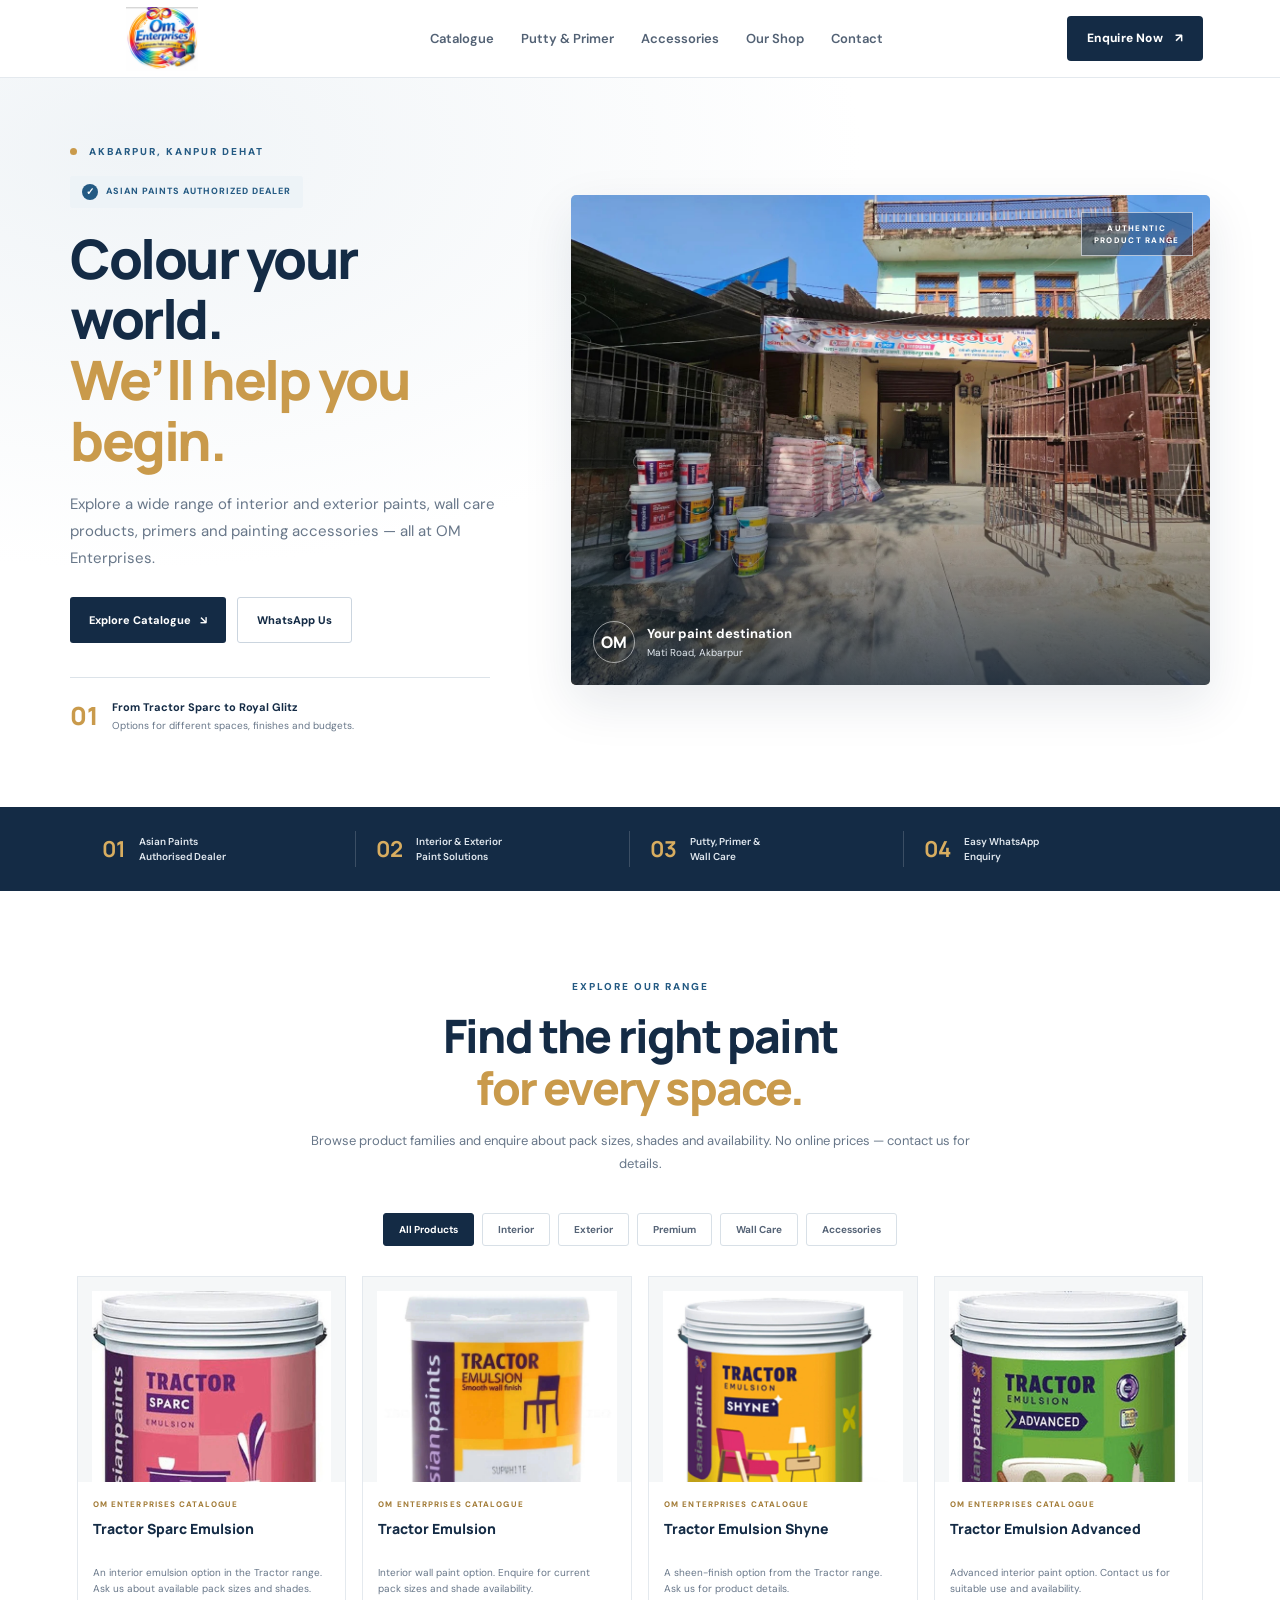
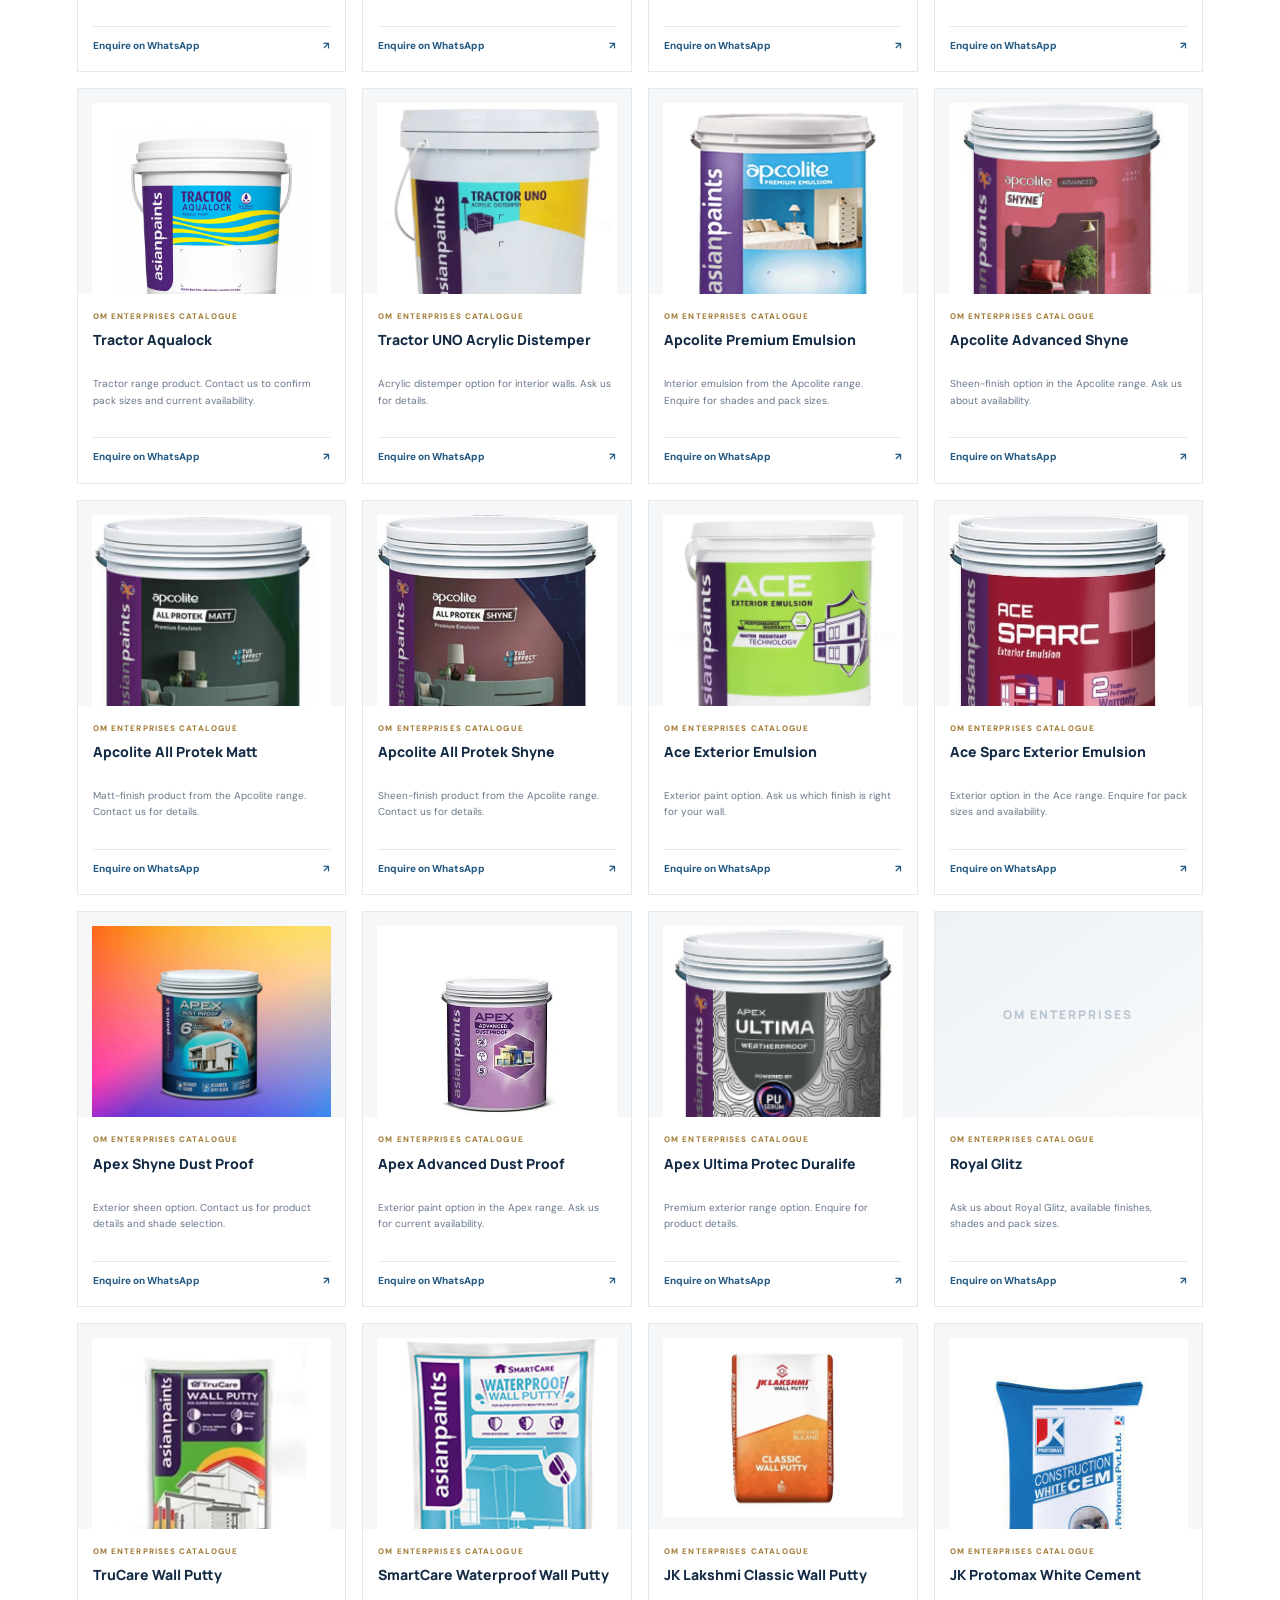
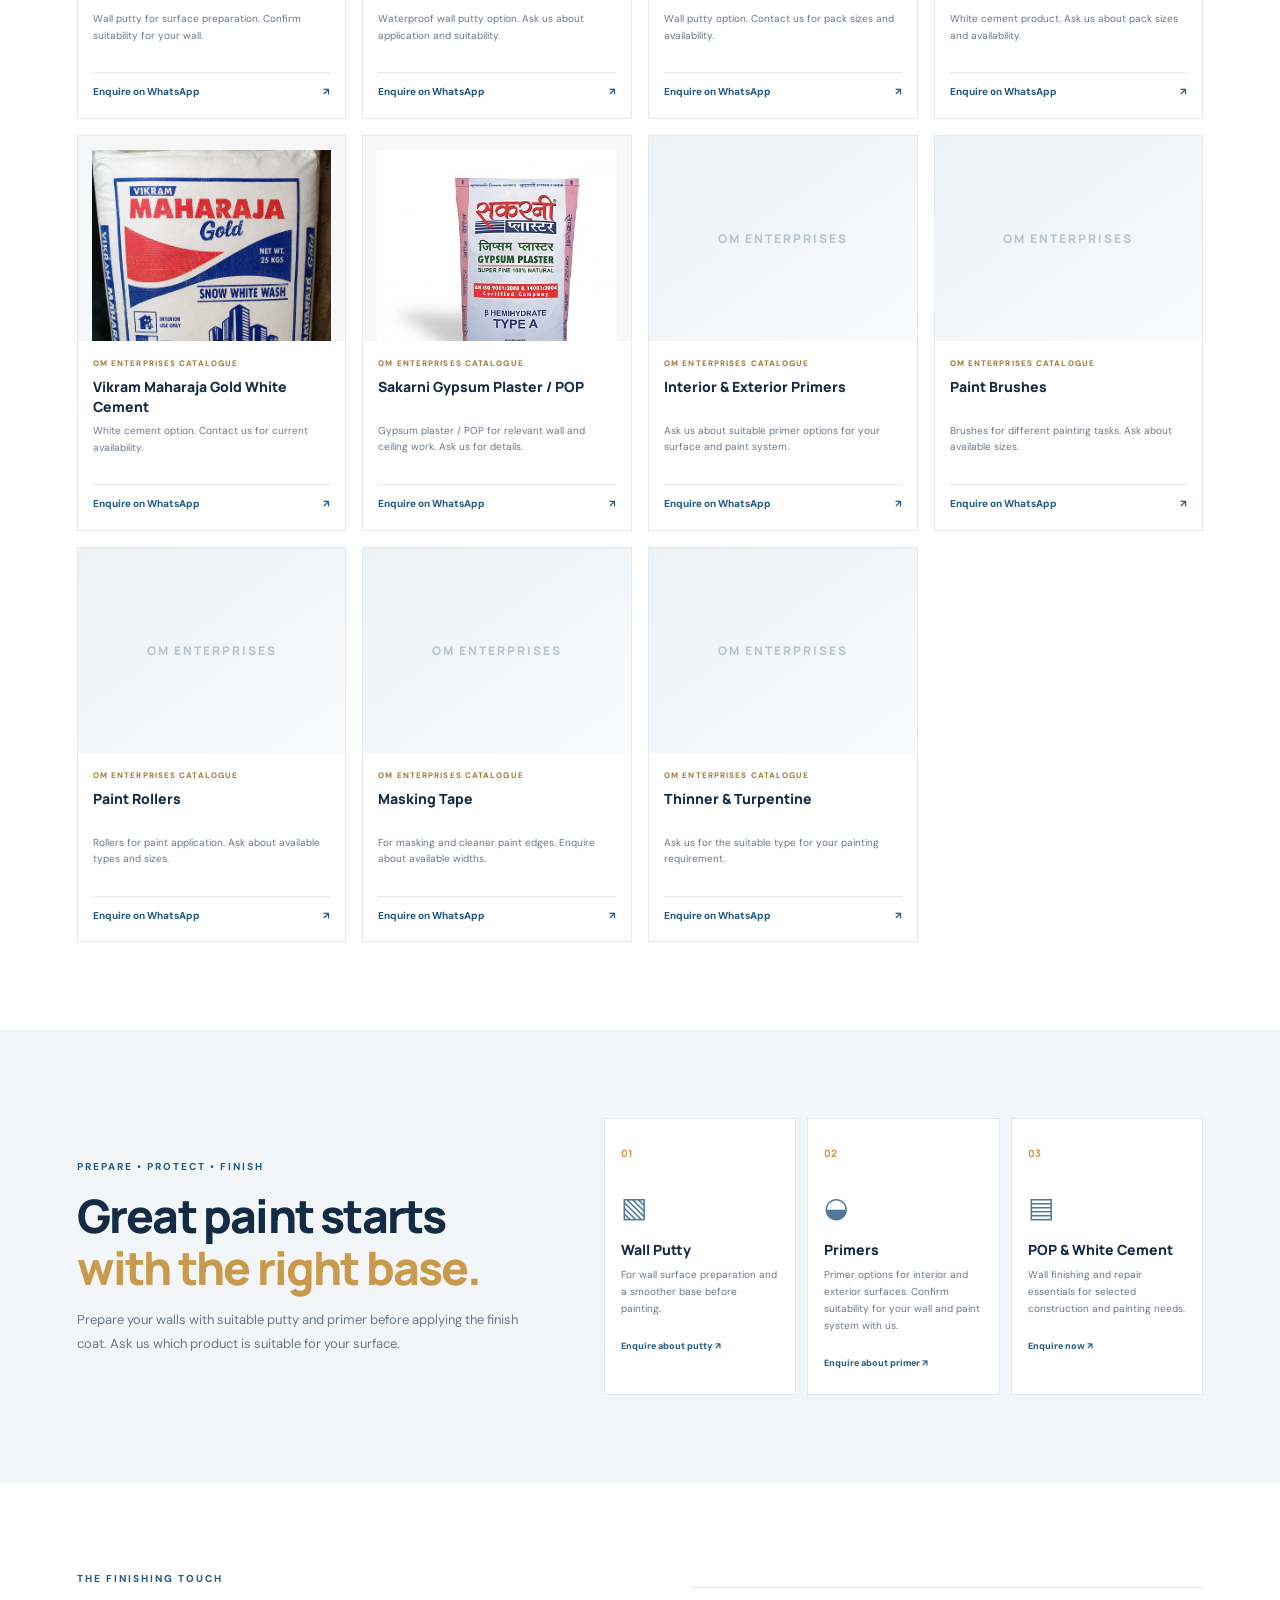
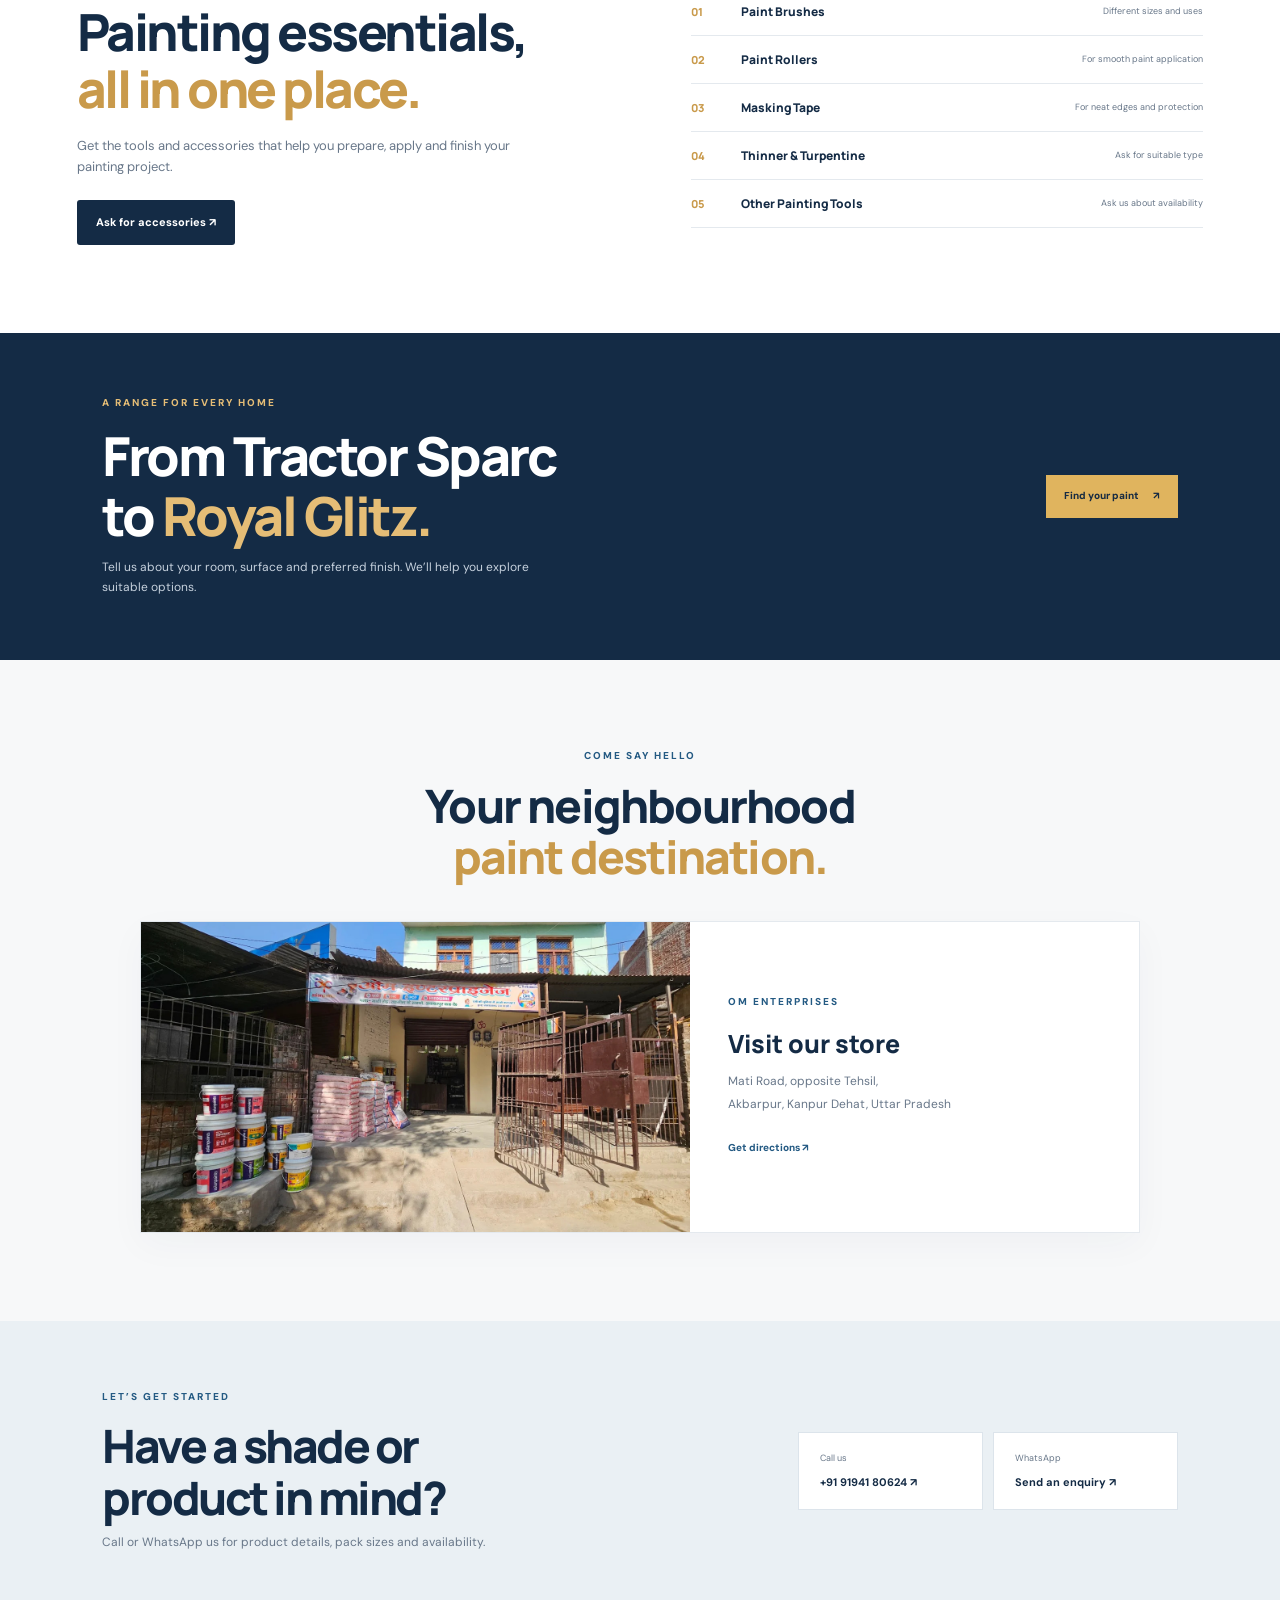
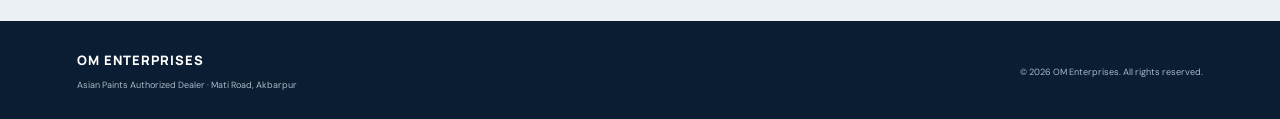
<file: index.html>
<!doctype html>
<html lang="en">
<head>
<meta charset="utf-8">
<meta name="viewport" content="width=device-width,initial-scale=1">
<title>OM Enterprises | Asian Paints Authorized Dealer in Akbarpur</title>
<meta name="description" content="OM Enterprises, Asian Paints Authorized Dealer at Mati Road, opposite Tehsil, Akbarpur, Kanpur Dehat. Explore interior and exterior paints, putty, primer, POP, white cement and painting accessories.">
<meta name="theme-color" content="#102b50">
<link rel="icon" href="assets/logo.png">
<link rel="stylesheet" href="style.css">
<script type="application/ld+json">{"@context":"https://schema.org","@type":"HardwareStore","name":"OM Enterprises","telephone":"+919194180624","description":"Asian Paints Authorized Dealer for paints, putty, primer and painting accessories.","address":{"@type":"PostalAddress","streetAddress":"Mati Road, opposite Tehsil","addressLocality":"Akbarpur","addressRegion":"Uttar Pradesh","addressCountry":"IN"}}</script>
</head>
<body>
<header class="navbar">
  <a class="brand" href="#home" aria-label="OM Enterprises home"><img src="assets/logo.png" alt="OM Enterprises logo"></a>
  <nav aria-label="Main navigation"><a href="#catalogue">Catalogue</a><a href="#wall-care">Putty & Primer</a><a href="#accessories">Accessories</a><a href="#shop">Our Shop</a><a href="#contact">Contact</a></nav>
  <a class="nav-btn" href="https://wa.me/919194180624?text=Hello%20OM%20Enterprises%2C%20I%20have%20a%20product%20enquiry.">Enquire Now <span>↗</span></a>
</header>
<main>
<section id="home" class="hero">
  <div class="hero-copy">
    <p class="eyebrow"><span class="live-dot"></span> AKBARPUR, KANPUR DEHAT</p>
    <div class="dealer-pill"><span>✓</span> ASIAN PAINTS AUTHORIZED DEALER</div>
    <h1>Colour your world.<br><em>We’ll help you begin.</em></h1>
    <p class="hero-text">Explore a wide range of interior and exterior paints, wall care products, primers and painting accessories — all at OM Enterprises.</p>
    <div class="actions"><a class="btn primary" href="#catalogue">Explore Catalogue <span>↘</span></a><a class="btn secondary" href="https://wa.me/919194180624?text=Hello%20OM%20Enterprises%2C%20please%20help%20me%20choose%20paint.">WhatsApp Us</a></div>
    <div class="hero-note"><span>01</span><p><b>From Tractor Sparc to Royal Glitz</b><br>Options for different spaces, finishes and budgets.</p></div>
  </div>
  <div class="hero-visual"><img src="assets/shop.jpg" alt="OM Enterprises paint and hardware shop in Akbarpur"><div class="visual-label"><span>OM</span><div><b>Your paint destination</b><small>Mati Road, Akbarpur</small></div></div><div class="visual-stamp">AUTHENTIC<br>PRODUCT RANGE</div></div>
</section>
<section class="trust-strip" aria-label="Store highlights"><div><b>01</b><span>Asian Paints<br>Authorised Dealer</span></div><div><b>02</b><span>Interior & Exterior<br>Paint Solutions</span></div><div><b>03</b><span>Putty, Primer &<br>Wall Care</span></div><div><b>04</b><span>Easy WhatsApp<br>Enquiry</span></div></section>

<section id="catalogue" class="section catalogue-section">
  <div class="section-heading"><p class="eyebrow">EXPLORE OUR RANGE</p><h2>Find the right paint<br><em>for every space.</em></h2><p>Browse product families and enquire about pack sizes, shades and availability. No online prices — contact us for details.</p></div>
  <div class="filter-row" role="group" aria-label="Filter catalogue"><button class="filter active" data-filter="all">All Products</button><button class="filter" data-filter="interior">Interior</button><button class="filter" data-filter="exterior">Exterior</button><button class="filter" data-filter="premium">Premium</button><button class="filter" data-filter="wallcare">Wall Care</button><button class="filter" data-filter="accessories">Accessories</button></div>
  <div id="product-grid" class="product-grid" aria-live="polite"></div>
</section>

<section id="wall-care" class="section wallcare-section">
 <div class="section-heading left"><p class="eyebrow">PREPARE • PROTECT • FINISH</p><h2>Great paint starts<br><em>with the right base.</em></h2><p>Prepare your walls with suitable putty and primer before applying the finish coat. Ask us which product is suitable for your surface.</p></div>
 <div class="wallcare-grid">
  <article><span class="number">01</span><div class="wall-icon">▧</div><h3>Wall Putty</h3><p>For wall surface preparation and a smoother base before painting.</p><a href="https://wa.me/919194180624?text=Hello%2C%20I%20want%20to%20enquire%20about%20wall%20putty.">Enquire about putty ↗</a></article>
  <article><span class="number">02</span><div class="wall-icon">◒</div><h3>Primers</h3><p>Primer options for interior and exterior surfaces. Confirm suitability for your wall and paint system with us.</p><a href="https://wa.me/919194180624?text=Hello%2C%20I%20want%20to%20enquire%20about%20primer.">Enquire about primer ↗</a></article>
  <article><span class="number">03</span><div class="wall-icon">▤</div><h3>POP & White Cement</h3><p>Wall finishing and repair essentials for selected construction and painting needs.</p><a href="https://wa.me/919194180624?text=Hello%2C%20I%20want%20to%20enquire%20about%20POP%20and%20white%20cement.">Enquire now ↗</a></article>
 </div>
</section>

<section id="accessories" class="section accessories-section">
 <div class="accessories-copy"><p class="eyebrow">THE FINISHING TOUCH</p><h2>Painting essentials,<br><em>all in one place.</em></h2><p>Get the tools and accessories that help you prepare, apply and finish your painting project.</p><a class="btn primary" href="https://wa.me/919194180624?text=Hello%20OM%20Enterprises%2C%20I%20want%20to%20enquire%20about%20painting%20accessories.">Ask for accessories ↗</a></div>
 <div class="accessory-list"><div><span>01</span><b>Paint Brushes</b><small>Different sizes and uses</small></div><div><span>02</span><b>Paint Rollers</b><small>For smooth paint application</small></div><div><span>03</span><b>Masking Tape</b><small>For neat edges and protection</small></div><div><span>04</span><b>Thinner & Turpentine</b><small>Ask for suitable type</small></div><div><span>05</span><b>Other Painting Tools</b><small>Ask us about availability</small></div></div>
</section>

<section class="range-banner"><div><p class="eyebrow">A RANGE FOR EVERY HOME</p><h2>From Tractor Sparc<br>to <em>Royal Glitz.</em></h2><p>Tell us about your room, surface and preferred finish. We’ll help you explore suitable options.</p></div><a href="https://wa.me/919194180624?text=Hello%20OM%20Enterprises%2C%20help%20me%20choose%20between%20paint%20ranges.">Find your paint <span>↗</span></a></section>

<section id="shop" class="section shop-section"><div class="section-heading"><p class="eyebrow">COME SAY HELLO</p><h2>Your neighbourhood<br><em>paint destination.</em></h2></div><div class="shop-card"><img src="assets/shop.jpg" alt="Visit OM Enterprises on Mati Road, Akbarpur"><div><p class="eyebrow">OM ENTERPRISES</p><h3>Visit our store</h3><p>Mati Road, opposite Tehsil,<br>Akbarpur, Kanpur Dehat, Uttar Pradesh</p><a class="text-link" href="https://www.google.com/maps/search/?api=1&query=Om%20Enterprises%20Mati%20Road%20Akbarpur%20Kanpur%20Dehat">Get directions ↗</a></div></div></section>
<section id="contact" class="contact-section"><div><p class="eyebrow">LET’S GET STARTED</p><h2>Have a shade or<br>product in mind?</h2><p>Call or WhatsApp us for product details, pack sizes and availability.</p></div><div class="contact-actions"><a href="tel:+919194180624"><span>Call us</span><b>+91 91941 80624 ↗</b></a><a href="https://wa.me/919194180624"><span>WhatsApp</span><b>Send an enquiry ↗</b></a></div></section>
</main>
<footer><div><b>OM ENTERPRISES</b><p>Asian Paints Authorized Dealer · Mati Road, Akbarpur</p></div><p>© <span id="year"></span> OM Enterprises. All rights reserved.</p></footer>
<div class="mobile-bar"><a href="tel:+919194180624">☎ Call</a><a href="https://wa.me/919194180624">◉ WhatsApp</a><a href="#catalogue">▦ Catalogue</a></div>
<script>
const products = [
 {name:"Tractor Sparc Emulsion",category:"Interior",tags:["interior"],image:"Tractor Sparc.jpg",desc:"An interior emulsion option in the Tractor range. Ask us about available pack sizes and shades."},
 {name:"Tractor Emulsion",category:"Interior",tags:["interior"],image:"Tractor Emulsion.jpg",desc:"Interior wall paint option. Enquire for current pack sizes and shade availability."},
 {name:"Tractor Emulsion Shyne",category:"Interior",tags:["interior"],image:"Tractor Shyne.jpg",desc:"A sheen-finish option from the Tractor range. Ask us for product details."},
 {name:"Tractor Emulsion Advanced",category:"Interior",tags:["interior"],image:"Tractor Advanced.jpg",desc:"Advanced interior paint option. Contact us for suitable use and availability."},
 {name:"Tractor Aqualock",category:"Interior",tags:["interior"],image:"Tractor Aqualock .jpg",desc:"Tractor range product. Contact us to confirm pack sizes and current availability."},
 {name:"Tractor UNO Acrylic Distemper",category:"Interior",tags:["interior"],image:"Tractor UNO.jpg",desc:"Acrylic distemper option for interior walls. Ask us for details."},
 {name:"Apcolite Premium Emulsion",category:"Interior",tags:["interior","premium"],image:"Apcolite Premium.jpg",desc:"Interior emulsion from the Apcolite range. Enquire for shades and pack sizes."},
 {name:"Apcolite Advanced Shyne",category:"Interior",tags:["interior","premium"],image:"Apcolite shyne premium emulsion.jpg",desc:"Sheen-finish option in the Apcolite range. Ask us about availability."},
 {name:"Apcolite All Protek Matt",category:"Interior",tags:["interior","premium"],image:"Apcolite All Protek Matt.jpg",desc:"Matt-finish product from the Apcolite range. Contact us for details."},
 {name:"Apcolite All Protek Shyne",category:"Interior",tags:["interior","premium"],image:"Apcolite All Protek Shyne.jpg",desc:"Sheen-finish product from the Apcolite range. Contact us for details."},
 {name:"Ace Exterior Emulsion",category:"Exterior",tags:["exterior"],image:"Ace Exterior.jpg",desc:"Exterior paint option. Ask us which finish is right for your wall."},
 {name:"Ace Sparc Exterior Emulsion",category:"Exterior",tags:["exterior"],image:"Ace Sparc.jpg",desc:"Exterior option in the Ace range. Enquire for pack sizes and availability."},
 {name:"Apex Shyne Dust Proof",category:"Exterior",tags:["exterior","premium"],image:"Apex Shyne.jpg",desc:"Exterior sheen option. Contact us for product details and shade selection."},
 {name:"Apex Advanced Dust Proof",category:"Exterior",tags:["exterior","premium"],image:"Apex Advanced (Dust Proof).jpg",desc:"Exterior paint option in the Apex range. Ask us for current availability."},
 {name:"Apex Ultima Protec Duralife",category:"Exterior",tags:["exterior","premium"],image:"Apex Ultima.jpg",desc:"Premium exterior range option. Enquire for product details."},
 {name:"Royal Glitz",category:"Premium",tags:["interior","premium"],image:"",desc:"Ask us about Royal Glitz, available finishes, shades and pack sizes."},
 {name:"TruCare Wall Putty",category:"Wall Care",tags:["wallcare"],image:"Asian Normal.jpg",desc:"Wall putty for surface preparation. Confirm suitability for your wall."},
 {name:"SmartCare Waterproof Wall Putty",category:"Wall Care",tags:["wallcare"],image:"Asian Waterproof.jpg",desc:"Waterproof wall putty option. Ask us about application and suitability."},
 {name:"JK Lakshmi Classic Wall Putty",category:"Wall Care",tags:["wallcare"],image:"J K Laxmi.jpg",desc:"Wall putty option. Contact us for pack sizes and availability."},
 {name:"JK Protomax White Cement",category:"Wall Care",tags:["wallcare"],image:"J K Protomax White Cem.jpg",desc:"White cement product. Ask us about pack sizes and availability."},
 {name:"Vikram Maharaja Gold White Cement",category:"Wall Care",tags:["wallcare"],image:"Maharaja White Cem.jpg",desc:"White cement option. Contact us for current availability."},
 {name:"Sakarni Gypsum Plaster / POP",category:"Wall Care",tags:["wallcare"],image:"Sakarni POP.jpg",desc:"Gypsum plaster / POP for relevant wall and ceiling work. Ask us for details."},
 {name:"Interior & Exterior Primers",category:"Primers",tags:["wallcare"],image:"",desc:"Ask us about suitable primer options for your surface and paint system."},
 {name:"Paint Brushes",category:"Accessories",tags:["accessories"],image:"",desc:"Brushes for different painting tasks. Ask about available sizes."},
 {name:"Paint Rollers",category:"Accessories",tags:["accessories"],image:"",desc:"Rollers for paint application. Ask about available types and sizes."},
 {name:"Masking Tape",category:"Accessories",tags:["accessories"],image:"",desc:"For masking and cleaner paint edges. Enquire about available widths."},
 {name:"Thinner & Turpentine",category:"Accessories",tags:["accessories"],image:"",desc:"Ask us for the suitable type for your painting requirement."}
];
const grid=document.getElementById("product-grid");
function renderProducts(filter){
 const list=products.filter(p=>filter==="all"||p.tags.includes(filter));
 grid.innerHTML=list.map(p=>{
  const img=p.image ? '<img src="assets/products/'+encodeURIComponent(p.image).replace(/%2F/g,'/')+'" alt="'+p.name+'" loading="lazy" onerror="this.parentElement.classList.add(\'no-image\');this.remove()">' : '';
  const msg=encodeURIComponent("Hello OM Enterprises, I want to enquire about "+p.name+". Please share details and availability.");
  return '<article class="product-card">'+
   '<div class="product-photo '+(p.image?'':'no-image')+'">'+img+'</div>'+
   '<div class="product-info"><p class="product-kicker">OM ENTERPRISES CATALOGUE</p><h3>'+p.name+'</h3><p class="product-desc">'+p.desc+'</p><a href="https://wa.me/919194180624?text='+msg+'">Enquire on WhatsApp <span>↗</span></a></div></article>';
 }).join("");
}
document.querySelectorAll(".filter").forEach(btn=>btn.addEventListener("click",()=>{
 document.querySelectorAll(".filter").forEach(b=>b.classList.remove("active"));
 btn.classList.add("active");renderProducts(btn.dataset.filter);
}));
renderProducts("all");
document.getElementById("year").textContent=new Date().getFullYear();
</script>
</body></html>
</file>
<file: style.css>
@import url('https://fonts.googleapis.com/css2?family=DM+Sans:wght@400;500;600;700;800&family=Manrope:wght@400;500;600;700;800&display=swap');
:root{--navy:#142b45;--blue:#245a83;--gold:#c99a4b;--ink:#1d2937;--muted:#687789;--paper:#f5f7f8;--line:#e4e9ee;--white:#fff;--shadow:0 18px 50px rgba(20,43,69,.10)}
*{box-sizing:border-box;margin:0;padding:0}
html{scroll-behavior:smooth;scroll-padding-top:88px}
body{font-family:'DM Sans',sans-serif;color:var(--ink);background:#fff;line-height:1.65;overflow-x:hidden}
a{text-decoration:none;color:inherit}
.navbar{height:78px;padding:0 max(6%,calc((100% - 1380px)/2));display:flex;align-items:center;justify-content:space-between;background:rgba(255,255,255,.97);position:sticky;top:0;z-index:30;border-bottom:1px solid var(--line);backdrop-filter:blur(12px)}
.brand{display:flex;align-items:center}.brand img{width:170px;height:64px;object-fit:contain}
.navbar nav{display:flex;gap:clamp(15px,2.1vw,32px);color:#526174;font-size:13px;font-weight:600}
.navbar nav a{transition:color .2s}.navbar nav a:hover,.text-link:hover{color:var(--gold)}
.nav-btn{background:var(--navy);color:#fff;padding:13px 20px;border-radius:4px;font-size:12px;font-weight:800;letter-spacing:.2px;transition:background .2s}
.nav-btn:hover,.primary:hover{background:var(--blue)}.nav-btn span,.btn span{margin-left:9px}
.eyebrow{font-size:10px;font-weight:800;letter-spacing:2px;color:var(--blue);margin-bottom:15px}
.live-dot{display:inline-block;width:7px;height:7px;border-radius:50%;background:var(--gold);margin-right:8px}
.hero{max-width:1500px;margin:auto;padding:66px 5.5% 70px;display:grid;grid-template-columns:minmax(0,.82fr) minmax(0,1.18fr);gap:5%;align-items:center;min-height:620px;background:radial-gradient(ellipse at 10% 10%,#f0f4f7 0,transparent 45%)}
.hero-copy{max-width:500px}
.dealer-pill{display:inline-flex;align-items:center;gap:8px;background:#edf3f7;color:var(--blue);padding:8px 12px;border-radius:3px;font-size:9px;font-weight:800;letter-spacing:1px;margin-bottom:20px}
.dealer-pill span{display:grid;place-items:center;width:16px;height:16px;border-radius:50%;background:var(--blue);color:#fff;font-size:10px}
.hero h1,.section h2,.range-banner h2,.contact-section h2{font-family:Manrope,sans-serif;font-size:clamp(44px,4.25vw,62px);line-height:1.12;letter-spacing:-2.5px;color:var(--navy);font-weight:800;overflow-wrap:normal}
.hero h1 em,.section h2 em,.range-banner h2 em{font-style:normal;color:var(--gold)}
.hero-text{max-width:470px;color:var(--muted);font-size:15px;line-height:1.8;margin:20px 0 25px}
.actions{display:flex;gap:11px;flex-wrap:wrap}.btn{display:inline-flex;align-items:center;padding:13px 19px;font-size:11px;font-weight:800;border-radius:3px;transition:background .2s,border-color .2s}
.primary{background:var(--navy);color:#fff}.secondary{border:1px solid #cbd5df;color:var(--navy);background:#fff}.secondary:hover{border-color:var(--blue);background:#f4f7f9}
.hero-note{display:flex;gap:14px;align-items:center;margin-top:34px;padding-top:17px;border-top:1px solid #dce3e9;max-width:420px}
.hero-note>span{font-family:Manrope;font-size:25px;font-weight:800;color:var(--gold)}
.hero-note p{font-size:10px;color:var(--muted);line-height:1.7}.hero-note b{color:var(--navy);font-size:11px}
.hero-visual{height:490px;position:relative;border-radius:5px;overflow:hidden;background:#e5e9ed;box-shadow:var(--shadow)}
.hero-visual>img{width:100%;height:100%;object-fit:cover;object-position:center 54%;display:block}
.hero-visual:after{content:"";position:absolute;inset:48% 0 0;background:linear-gradient(transparent,rgba(7,26,48,.72))}
.visual-label{position:absolute;z-index:2;bottom:22px;left:22px;display:flex;align-items:center;gap:12px;color:#fff}
.visual-label>span{width:42px;height:42px;display:grid;place-items:center;border:1px solid #ffffff88;border-radius:50%;font-family:Manrope;font-weight:800}
.visual-label b,.visual-label small{display:block}.visual-label b{font-size:13px}.visual-label small{font-size:10px;color:#e1e8ef}
.visual-stamp{position:absolute;right:17px;top:17px;z-index:2;padding:9px 12px;border:1px solid #ffffff99;color:#fff;font-size:8px;line-height:1.5;font-weight:800;letter-spacing:1.3px;text-align:center;background:#102b5070}
.trust-strip{display:grid;grid-template-columns:repeat(4,1fr);background:var(--navy);color:#fff;padding:24px max(8%,calc((100% - 1280px)/2));gap:20px}
.trust-strip>div{display:flex;align-items:center;gap:13px;border-right:1px solid #ffffff2b}.trust-strip>div:last-child{border:0}
.trust-strip b{font-family:Manrope;font-size:22px;color:#d8ad60}.trust-strip span{font-size:10px;line-height:1.5;color:#e1e8ef;font-weight:600}
.section{padding:88px max(6%,calc((100% - 1320px)/2))}
.section-heading{text-align:center;max-width:690px;margin:0 auto 38px}.section-heading.left{text-align:left;margin:0;max-width:520px}
.section-heading h2{font-size:clamp(36px,3.6vw,49px);letter-spacing:-1.8px}
.section-heading>p:last-child{font-size:13px;color:var(--muted);margin-top:15px;line-height:1.8}
.filter-row{display:flex;justify-content:center;gap:8px;flex-wrap:wrap;margin:0 auto 30px}
.filter{border:1px solid #d8e0e7;background:#fff;color:#566477;border-radius:3px;padding:9px 15px;font:700 10px 'DM Sans';cursor:pointer;transition:.2s}
.filter.active,.filter:hover{background:var(--navy);color:#fff;border-color:var(--navy)}
.product-grid{max-width:1280px;margin:auto;display:grid;grid-template-columns:repeat(4,minmax(0,1fr));gap:16px}
.product-card{border:1px solid var(--line);background:#fff;transition:transform .25s,box-shadow .25s,border-color .25s;min-width:0}
.product-card:hover{transform:translateY(-4px);box-shadow:0 14px 32px #102b5015;border-color:#c5d2df}
.product-photo{height:205px;background:#f5f7f8;position:relative;display:grid;place-items:center;overflow:hidden}
.product-photo img{width:100%;height:100%;object-fit:contain;padding:14px;transition:transform .35s}
/* Product images stay untouched: no zoom, overlays or distortion. */
.product-photo>span{position:absolute;left:10px;top:10px;background:#fff;color:var(--blue);font-size:8px;font-weight:800;letter-spacing:.8px;text-transform:uppercase;padding:5px 8px}
.product-photo.no-image{background:linear-gradient(145deg,#edf2f6,#f9fafb)}
.product-photo.no-image:after{content:"OM ENTERPRISES";font:800 12px Manrope;letter-spacing:2px;color:#b7c4d0}
.product-info{padding:16px 15px 17px}.product-kicker{font-size:8px;color:#a27b36;font-weight:800;letter-spacing:1.1px}
.product-info h3{font:800 14px Manrope;color:var(--navy);margin:7px 0;line-height:1.4;min-height:39px}
.product-desc{font-size:10px;color:var(--muted);line-height:1.65;min-height:48px}
.product-info>a{display:flex;justify-content:space-between;align-items:center;margin-top:13px;padding-top:11px;border-top:1px solid var(--line);font-size:10px;font-weight:800;color:var(--blue)}
.product-info>a:hover{color:#a9782d}
.wallcare-section{background:#f3f6f8;display:grid;grid-template-columns:.88fr 1.12fr;gap:5%;align-items:center}
.wallcare-grid{display:grid;grid-template-columns:repeat(3,1fr);gap:11px}
.wallcare-grid article{background:#fff;padding:20px 16px;position:relative;min-height:235px;border:1px solid #e2e8ed}
.wallcare-grid .number{font:800 10px Manrope;color:var(--gold)}.wall-icon{font-size:28px;color:#52799c;margin:19px 0 9px}
.wallcare-grid h3{font:800 14px Manrope;color:var(--navy)}.wallcare-grid p{font-size:10px;color:var(--muted);margin:7px 0 14px;line-height:1.7}
.wallcare-grid a{font-size:9px;color:var(--blue);font-weight:800}
.accessories-section{display:grid;grid-template-columns:1fr 1fr;gap:9%;align-items:center}
.accessories-copy h2{font-size:clamp(38px,4vw,54px)}
.accessories-copy>p:not(.eyebrow){color:var(--muted);font-size:13px;max-width:450px;margin:17px 0 23px}
.accessory-list{border-top:1px solid var(--line)}
.accessory-list>div{display:grid;grid-template-columns:38px 1fr auto;align-items:center;gap:12px;padding:15px 0;border-bottom:1px solid var(--line)}
.accessory-list span{font:800 11px Manrope;color:var(--gold)}.accessory-list b{font:800 12px Manrope;color:var(--navy)}
.accessory-list small{font-size:9px;color:var(--muted);text-align:right}
.range-banner{padding:62px max(8%,calc((100% - 1280px)/2));display:flex;justify-content:space-between;align-items:center;gap:28px;background:var(--navy);color:#fff}
.range-banner .eyebrow{color:#e5bd76}.range-banner h2{font-size:clamp(38px,4.2vw,55px);color:#fff}
.range-banner h2 em{color:#e5bd76}.range-banner p:not(.eyebrow){font-size:12px;color:#c6d1dd;max-width:470px;margin-top:12px}
.range-banner>a{padding:13px 18px;background:#e0b45e;color:#172b42;font-size:10px;font-weight:800;white-space:nowrap}
.range-banner>a span{margin-left:12px}
.shop-section{background:#f7f8f9}.shop-card{max-width:1000px;margin:auto;display:grid;grid-template-columns:1.1fr .9fr;background:#fff;border:1px solid var(--line);box-shadow:0 12px 35px #102b5009}
.shop-card img{width:100%;height:310px;object-fit:cover}.shop-card>div{padding:38px;align-self:center}
.shop-card h3{font:800 25px Manrope;color:var(--navy);margin-bottom:9px}
.shop-card>div>p:not(.eyebrow){font-size:12px;color:var(--muted);line-height:1.9;margin-bottom:17px}
.text-link{font-size:10px;color:var(--blue);font-weight:800}
.contact-section{padding:68px max(8%,calc((100% - 1280px)/2));background:#eaf0f4;display:flex;justify-content:space-between;align-items:center;gap:35px}
.contact-section h2{font-size:clamp(35px,3.7vw,46px)}.contact-section>div:first-child>p:not(.eyebrow){font-size:12px;color:var(--muted);margin-top:10px}
.contact-actions{display:flex;gap:10px}.contact-actions a{background:#fff;padding:18px 21px;min-width:185px;border:1px solid #dce4eb;transition:border .2s}
.contact-actions a:hover{border-color:var(--gold)}.contact-actions span,.contact-actions b{display:block}
.contact-actions span{font-size:9px;color:var(--muted);margin-bottom:7px}.contact-actions b{font-size:11px;color:var(--navy)}
footer{padding:26px max(6%,calc((100% - 1320px)/2));background:#0b1d32;color:#fff;display:flex;justify-content:space-between;align-items:center;gap:20px}
footer b{font:800 13px Manrope;letter-spacing:1px}footer p{font-size:9px;color:#aab9c8;margin-top:5px}
.mobile-bar{display:none}
@media(max-width:1050px){.navbar{padding:0 4%}.navbar nav{gap:13px;font-size:12px}.hero{padding-left:5%;padding-right:5%;grid-template-columns:.9fr 1.1fr;gap:4%}.hero h1{font-size:clamp(43px,5vw,56px)}.hero-visual{height:440px}.product-grid{grid-template-columns:repeat(3,minmax(0,1fr))}.wallcare-section{grid-template-columns:1fr}.section-heading.left{max-width:650px;margin-bottom:28px}}
@media(max-width:760px){.navbar{height:66px;padding:0 5%}.brand img{width:145px;height:54px}.navbar nav,.nav-btn{display:none}
.hero{grid-template-columns:1fr;padding:43px 6% 38px;gap:27px;min-height:0}.hero-copy{max-width:none}.hero h1{font-size:clamp(40px,10vw,51px);letter-spacing:-1.8px}.hero-text{font-size:13px;margin:16px 0 20px}.hero-visual{height:300px}.hero-note{margin-top:25px}.trust-strip{grid-template-columns:1fr 1fr;padding:19px 7%;gap:16px}.trust-strip>div:nth-child(2){border:0}.trust-strip b{font-size:19px}
.section{padding:65px 6%}.section-heading{margin-bottom:28px}.section-heading h2{font-size:37px}.product-grid{grid-template-columns:1fr 1fr;gap:10px}.product-photo{height:155px}.product-info{padding:12px 10px}.product-info h3{font-size:12px;min-height:36px}.product-desc{font-size:9px;min-height:60px}.product-info>a{font-size:9px}
.filter-row{justify-content:flex-start;overflow-x:auto;flex-wrap:nowrap;padding-bottom:7px}.filter{white-space:nowrap}
.wallcare-grid{grid-template-columns:1fr}.wallcare-grid article{min-height:0}.wall-icon{margin:11px 0 5px}
.accessories-section{grid-template-columns:1fr;gap:26px}.accessory-list small{max-width:110px}
.range-banner{padding:47px 7%;display:block}.range-banner>a{display:inline-block;margin-top:22px}
.shop-card{grid-template-columns:1fr}.shop-card img{height:220px}.shop-card>div{padding:24px}
.contact-section{padding:48px 7%;display:block}.contact-actions{margin-top:22px;display:grid;grid-template-columns:1fr 1fr}.contact-actions a{min-width:0;padding:14px}
footer{padding:23px 7% 76px;display:block}footer>p{margin-top:11px}
.mobile-bar{position:fixed;bottom:0;left:0;right:0;display:grid;grid-template-columns:repeat(3,1fr);background:#0b1d32;z-index:40;padding:7px 5px calc(7px + env(safe-area-inset-bottom));gap:5px}
.mobile-bar a{color:#fff;text-align:center;font-size:11px;font-weight:800;padding:9px 3px}}
@media(max-width:380px){.product-grid{grid-template-columns:1fr}.product-photo{height:210px}.hero h1{font-size:39px}.contact-actions{grid-template-columns:1fr}}
@media(prefers-reduced-motion:reduce){*{scroll-behavior:auto!important;transition:none!important;animation:none!important}}
</file>
